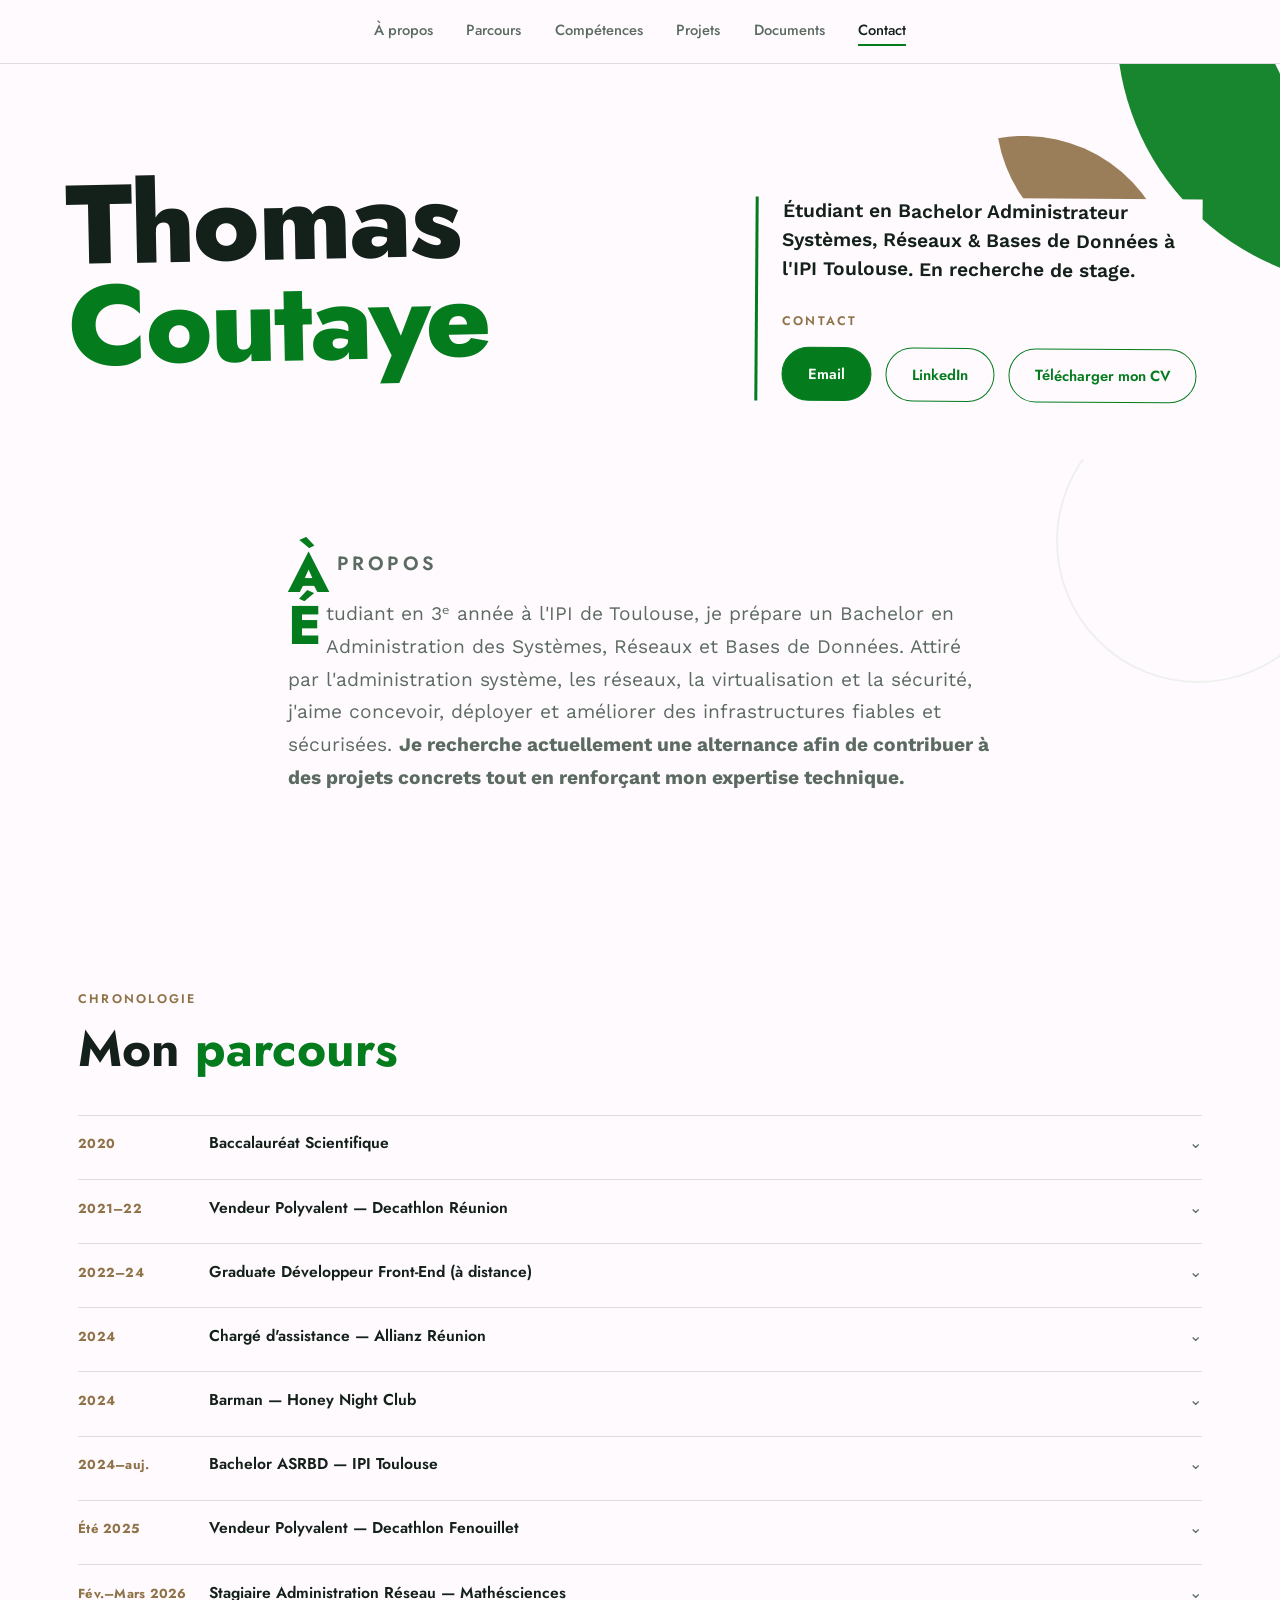
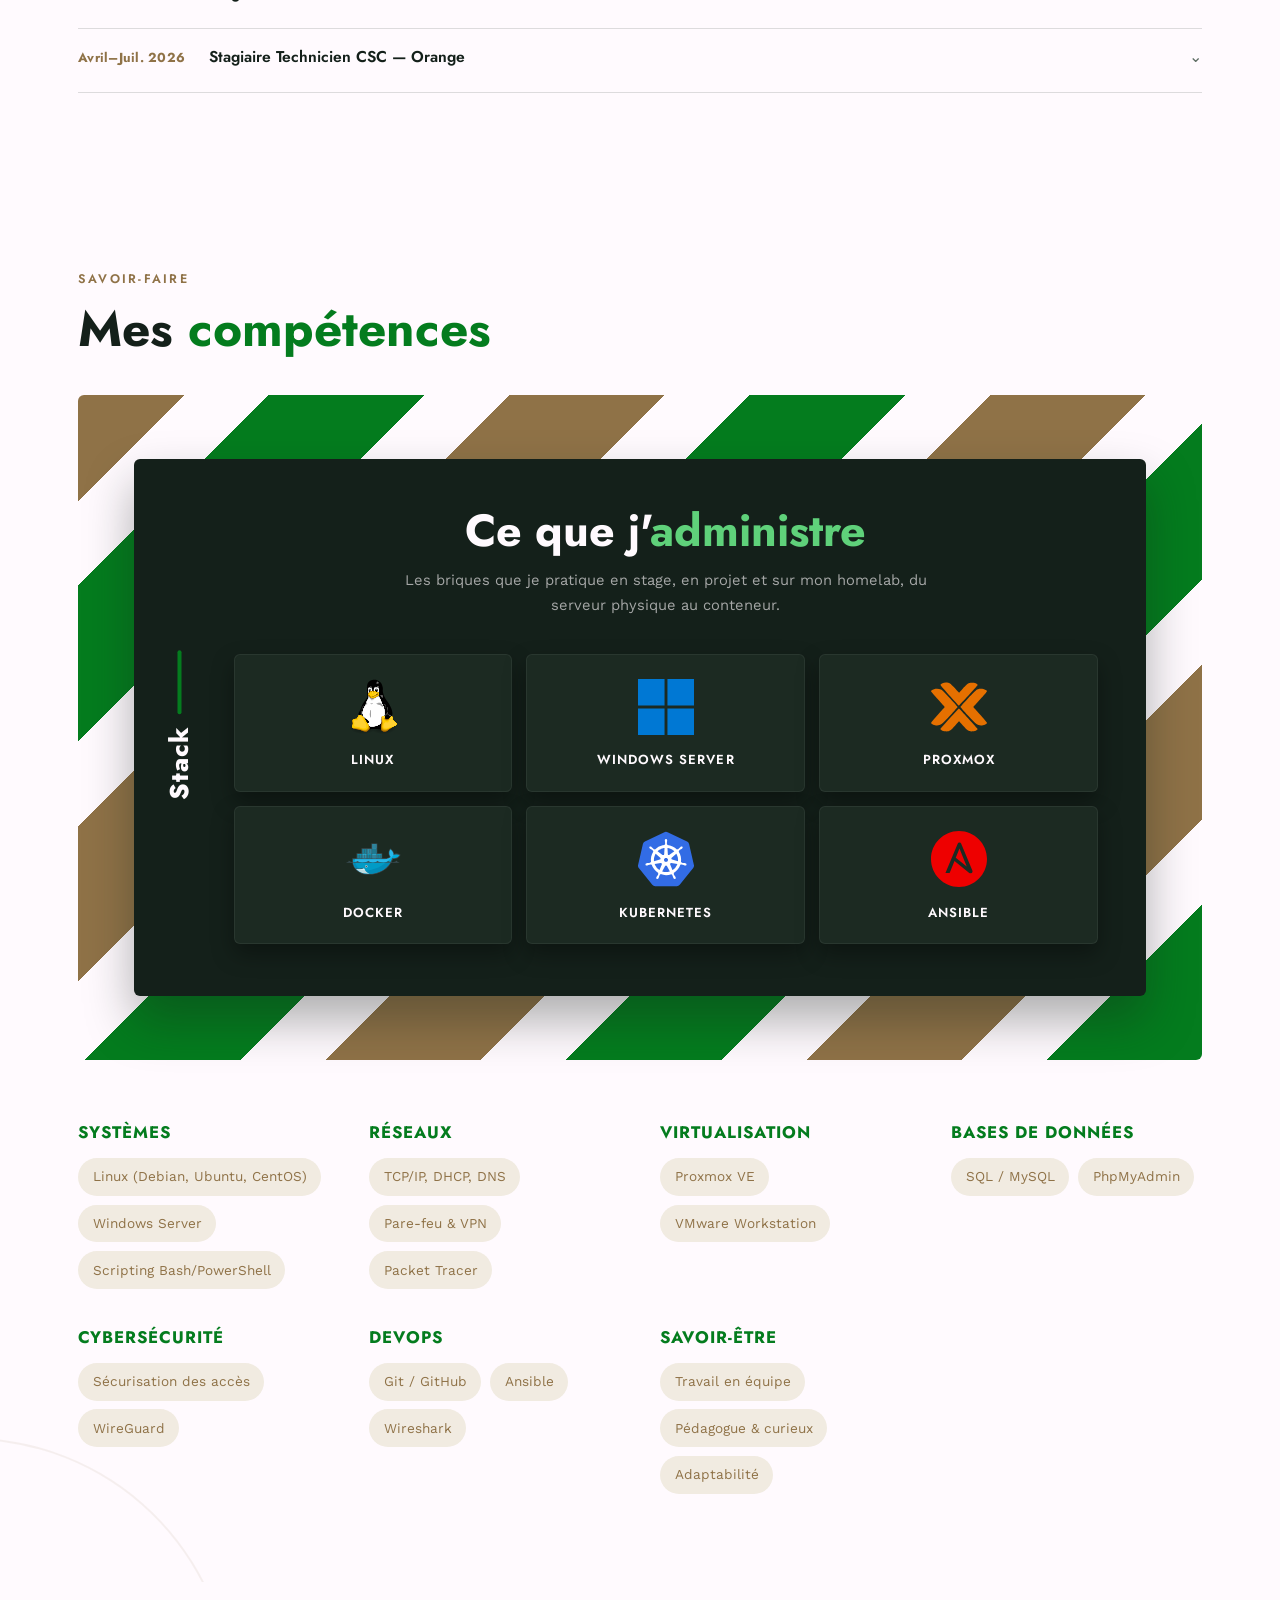
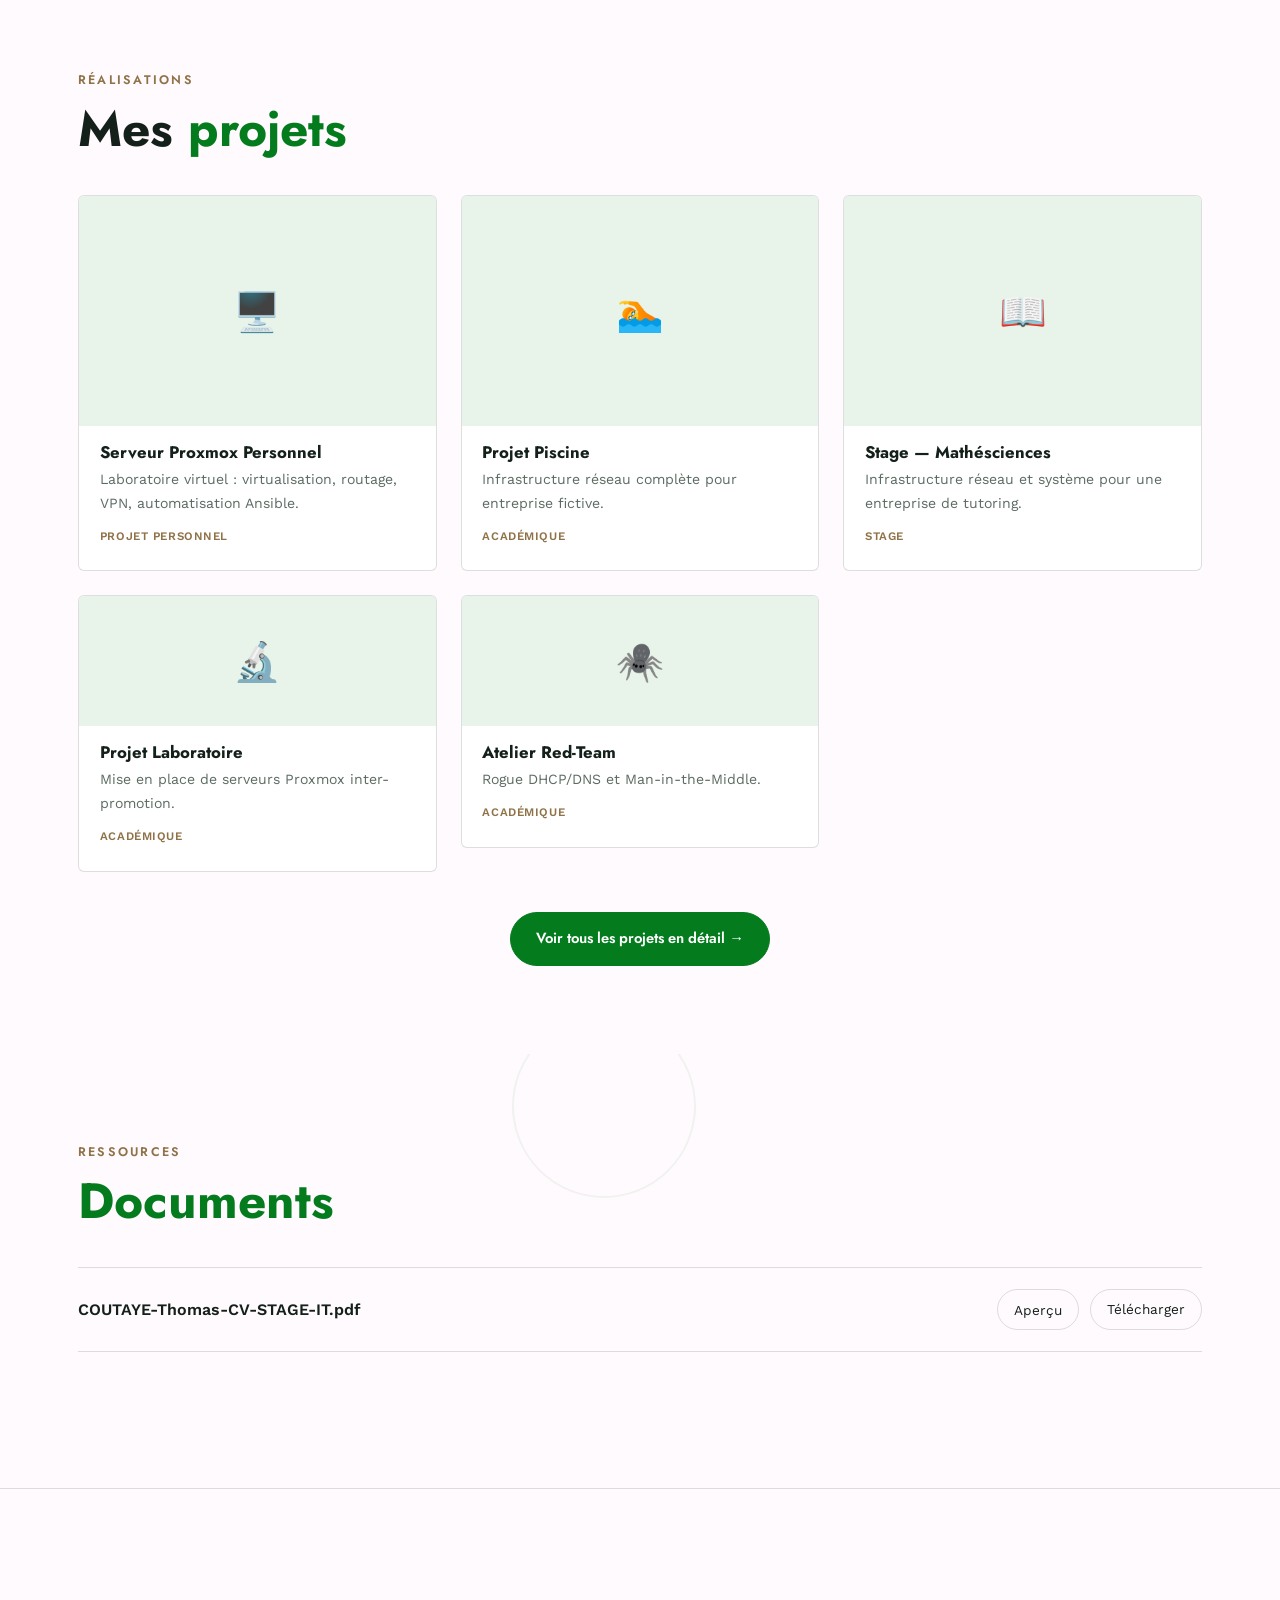
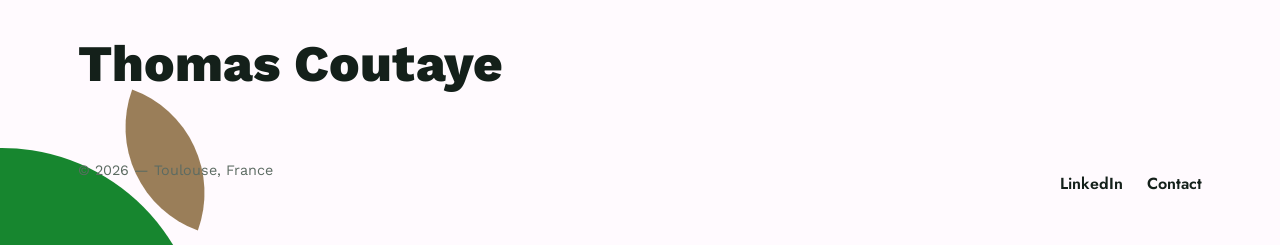
<file: index.html>
<!DOCTYPE html>
<html lang="fr">
<head>
<meta charset="UTF-8">
<meta name="viewport" content="width=device-width, initial-scale=1.0">
<meta name="description" content="Thomas Coutaye — Administrateur Systèmes & Réseaux en recherche de stage IT. Portfolio, projets et compétences.">
<title>Thomas Coutaye — Portfolio</title>
<link rel="stylesheet" href="style.css">
</head>
<body>

<header class="nav">
  <div class="wrap nav-inner">
    <button class="burger" id="burger" aria-label="Ouvrir le menu">≡</button>
    <nav class="links" id="nav-links">
      <a href="#about">À propos</a>
      <a href="#parcours">Parcours</a>
      <a href="#skills">Compétences</a>
      <a href="#projects">Projets</a>
      <a href="#documents">Documents</a>
      <a href="#hero">Contact</a>
    </nav>
  </div>
</header>

<section id="hero" class="hero">
  <span class="blob blob-leaf blob-green" aria-hidden="true"></span>
  <span class="blob blob-leaf blob-brown" aria-hidden="true"></span>
  <div class="wrap hero-grid">
    <h1 class="hero-title">Thomas<span class="line2">Coutaye</span></h1>
    <div class="hero-side">
      <p class="hero-subtitle">Étudiant en Bachelor Administrateur Systèmes, Réseaux & Bases de Données à l'IPI Toulouse. En recherche de stage.</p>
      <div class="hero-contact-inline">
        <p class="eyebrow">Contact</p>
        <div class="hero-actions">
          <a href="mailto:votre@email.com" class="btn btn-solid">Email</a>
          <a href="https://www.linkedin.com/in/thomas-coutaye-84a8301b1/" target="_blank" rel="noopener noreferrer" class="btn">LinkedIn</a>
          <a href="COUTAYE-Thomas-CV-STAGE-IT.pdf" download class="btn">Télécharger mon CV</a>
        </div>
      </div>
    </div>
  </div>
</section>

<section id="about" class="reveal">
  <div class="wrap about-inner">
    <p class="eyebrow">À propos</p>
    <p>Étudiant en 3ᵉ année à l'IPI de Toulouse, je prépare un Bachelor en Administration des Systèmes, Réseaux et Bases de Données. Attiré par l'administration système, les réseaux, la virtualisation et la sécurité, j'aime concevoir, déployer et améliorer des infrastructures fiables et sécurisées.
      <strong>Je recherche actuellement une <b>alternance</b> afin de contribuer à des projets concrets tout en renforçant mon expertise technique.</strong>
    </p>
  </div>
</section>

<section id="parcours" class="reveal">
  <div class="wrap">
    <p class="eyebrow">Chronologie</p>
    <h2 class="section-title">Mon <em>parcours</em></h2>

    <div class="parcours-list">

      <button type="button" class="parcours-row" aria-expanded="false">
        <span class="parcours-row-head">
          <span class="parcours-row-year">2020</span>
          <span class="parcours-row-title">Baccalauréat Scientifique</span>
          <span class="parcours-row-chevron" aria-hidden="true">⌄</span>
        </span>
        <span class="parcours-row-details">
          <span>Mention Assez Bien, Mention Européenne Anglais.</span>
        </span>
      </button>

      <button type="button" class="parcours-row" aria-expanded="false">
        <span class="parcours-row-head">
          <span class="parcours-row-year">2021–22</span>
          <span class="parcours-row-title">Vendeur Polyvalent — Decathlon Réunion</span>
          <span class="parcours-row-chevron" aria-hidden="true">⌄</span>
        </span>
        <span class="parcours-row-details">
          <ul>
            <li>Accueillir, conseiller et orienter les clients en fonction de leurs besoins</li>
            <li>Assurer la mise en rayon, le réassort et l'attractivité des espaces de vente</li>
            <li>Veiller à la bonne tenue du magasin</li>
            <li>Contribuer à l'animation du rayon et à la mise en place d'opérations commerciales</li>
          </ul>
        </span>
      </button>

      <button type="button" class="parcours-row" aria-expanded="false">
        <span class="parcours-row-head">
          <span class="parcours-row-year">2022–24</span>
          <span class="parcours-row-title">Graduate Développeur Front-End (à distance)</span>
          <span class="parcours-row-chevron" aria-hidden="true">⌄</span>
        </span>
        <span class="parcours-row-details">
          <span>Formation non finalisée — bases en développement web moderne.</span>
        </span>
      </button>

      <button type="button" class="parcours-row" aria-expanded="false">
        <span class="parcours-row-head">
          <span class="parcours-row-year">2024</span>
          <span class="parcours-row-title">Chargé d'assistance — Allianz Réunion</span>
          <span class="parcours-row-chevron" aria-hidden="true">⌄</span>
        </span>
        <span class="parcours-row-details">
          <ul>
            <li>Informer et conseiller les clients sur leurs garanties, leurs droits et les procédures à suivre</li>
            <li>Communication claire et empathique avec les clients</li>
            <li>Organisation et prise de notes des appels reçus</li>
            <li>Maîtrise des logiciels fournis</li>
          </ul>
        </span>
      </button>

      <button type="button" class="parcours-row" aria-expanded="false">
        <span class="parcours-row-head">
          <span class="parcours-row-year">2024</span>
          <span class="parcours-row-title">Barman — Honey Night Club</span>
          <span class="parcours-row-chevron" aria-hidden="true">⌄</span>
        </span>
        <span class="parcours-row-details">
          <ul>
            <li>Préparation et service des boissons</li>
            <li>Gestion de la caisse et des paiements</li>
            <li>Entretien de la propreté du bar</li>
            <li>Gestion du stock et approvisionnement du bar</li>
            <li>Animation de l'ambiance du bar et fidélisation de la clientèle grâce à un excellent relationnel</li>
          </ul>
        </span>
      </button>

      <button type="button" class="parcours-row" aria-expanded="false">
        <span class="parcours-row-head">
          <span class="parcours-row-year">2024–auj.</span>
          <span class="parcours-row-title">Bachelor ASRBD — IPI Toulouse</span>
          <span class="parcours-row-chevron" aria-hidden="true">⌄</span>
        </span>
        <span class="parcours-row-details">
          <span>Rentrée en 3ᵉ année : Sep 2026</span>
        </span>
      </button>

      <button type="button" class="parcours-row" aria-expanded="false">
        <span class="parcours-row-head">
          <span class="parcours-row-year">Été 2025</span>
          <span class="parcours-row-title">Vendeur Polyvalent — Decathlon Fenouillet</span>
          <span class="parcours-row-chevron" aria-hidden="true">⌄</span>
        </span>
        <span class="parcours-row-details">
          <ul>
            <li>Accueillir, conseiller et orienter les clients en fonction de leurs besoins</li>
            <li>Assurer la mise en rayon, le réassort et l'attractivité des espaces de vente</li>
            <li>Veiller à la bonne tenue du magasin</li>
            <li>Contribuer à l'animation du rayon et à la mise en place d'opérations commerciales</li>
          </ul>
        </span>
      </button>

      <button type="button" class="parcours-row" aria-expanded="false">
        <span class="parcours-row-head">
          <span class="parcours-row-year">Fév.–Mars 2026</span>
          <span class="parcours-row-title">Stagiaire Administration Réseau — Mathésciences</span>
          <span class="parcours-row-chevron" aria-hidden="true">⌄</span>
        </span>
        <span class="parcours-row-details">
          <ul>
            <li>Déploiement et sécurisation de l'infrastructure réseau : VPN, pare-feu et supervision</li>
            <li>Pilotage de la migration applicative de plusieurs services vers un hyperviseur</li>
            <li>Installation de solutions collaboratives (Nextcloud)</li>
            <li>Gestion du parc hardware et rédaction de documentation technique</li>
          </ul>
        </span>
      </button>

      <button type="button" class="parcours-row" aria-expanded="false">
        <span class="parcours-row-head">
          <span class="parcours-row-year">Avril–Juil. 2026</span>
          <span class="parcours-row-title">Stagiaire Technicien CSC — Orange</span>
          <span class="parcours-row-chevron" aria-hidden="true">⌄</span>
        </span>
        <span class="parcours-row-details">
          <ul>
            <li>Suivi rigoureux des tickets d'incidents télécom</li>
            <li>Diagnostic des incidents clients en back office et coordination des interventions</li>
            <li>Relation de confiance avec les clients et partenaires</li>
          </ul>
        </span>
      </button>

    </div>
  </div>
</section>


<section id="skills" class="reveal">
  <div class="wrap">
    <p class="eyebrow">Savoir-faire</p>
    <h2 class="section-title">Mes <em>compétences</em></h2>

    <!-- ===== Stack principale (panneau logos) ===== -->
    <div class="stack-stage">
      <div class="stack-panel">
        <p class="stack-side" aria-hidden="true">Stack</p>
        <div class="stack-content">
          <h3 class="stack-title">Ce que j'<em>administre</em></h3>
          <p class="stack-intro">Les briques que je pratique en stage, en projet et sur mon homelab, du serveur physique au conteneur.</p>
          <ul class="stack-grid">
            <li class="stack-tile"><img src="assets/icons/linux.svg" alt="" width="56" height="56" loading="lazy"><span>Linux</span></li>
            <li class="stack-tile"><img src="assets/icons/windows-server.svg" alt="" width="56" height="56" loading="lazy"><span>Windows Server</span></li>
            <li class="stack-tile"><img src="assets/icons/proxmox.svg" alt="" width="56" height="56" loading="lazy"><span>Proxmox</span></li>
            <li class="stack-tile"><img src="assets/icons/docker.svg" alt="" width="56" height="56" loading="lazy"><span>Docker</span></li>
            <li class="stack-tile"><img src="assets/icons/kubernetes.svg" alt="" width="56" height="56" loading="lazy"><span>Kubernetes</span></li>
            <li class="stack-tile"><img src="assets/icons/ansible.svg" alt="" width="56" height="56" loading="lazy"><span>Ansible</span></li>
          </ul>
        </div>
      </div>
    </div>

    <div class="skills-groups">
      <div class="skill-group">
        <h4>Systèmes</h4>
        <div class="chip-row">
          <span class="chip">Linux (Debian, Ubuntu, CentOS)</span>
          <span class="chip">Windows Server</span>
          <span class="chip">Scripting Bash/PowerShell</span>
        </div>
      </div>
      <div class="skill-group">
        <h4>Réseaux</h4>
        <div class="chip-row">
          <span class="chip">TCP/IP, DHCP, DNS</span>
          <span class="chip">Pare-feu & VPN</span>
          <span class="chip">Packet Tracer</span>
        </div>
      </div>
      <div class="skill-group">
        <h4>Virtualisation</h4>
        <div class="chip-row">
          <span class="chip">Proxmox VE</span>
          <span class="chip">VMware Workstation</span>
        </div>
      </div>
      <div class="skill-group">
        <h4>Bases de données</h4>
        <div class="chip-row">
          <span class="chip">SQL / MySQL</span>
          <span class="chip">PhpMyAdmin</span>
        </div>
      </div>
      <div class="skill-group">
        <h4>Cybersécurité</h4>
        <div class="chip-row">
          <span class="chip">Sécurisation des accès</span>
          <span class="chip">WireGuard</span>
        </div>
      </div>
      <div class="skill-group">
        <h4>DevOps</h4>
        <div class="chip-row">
          <span class="chip">Git / GitHub</span>
          <span class="chip">Ansible</span>
          <span class="chip">Wireshark</span>
        </div>
      </div>
      <div class="skill-group">
        <h4>Savoir-être</h4>
        <div class="chip-row">
          <span class="chip">Travail en équipe</span>
          <span class="chip">Pédagogue & curieux</span>
          <span class="chip">Adaptabilité</span>
        </div>
      </div>
    </div>
  </div>
</section>

<section id="projects" class="reveal">
  <div class="wrap">
    <p class="eyebrow">Réalisations</p>
    <h2 class="section-title">Mes <em>projets</em></h2>
    <div class="masonry">
      <a href="projects.html#proxmox" class="masonry-card tall">
        <div class="masonry-media">🖥️</div>
        <div class="masonry-body">
          <h4>Serveur Proxmox Personnel</h4>
          <p>Laboratoire virtuel : virtualisation, routage, VPN, automatisation Ansible.</p>
          <span class="masonry-tag">Projet personnel</span>
        </div>
      </a>
      <a href="projects.html#labo" class="masonry-card short">
        <div class="masonry-media">🔬</div>
        <div class="masonry-body">
          <h4>Projet Laboratoire</h4>
          <p>Mise en place de serveurs Proxmox inter-promotion.</p>
          <span class="masonry-tag">Académique</span>
        </div>
      </a>
      <a href="projects.html#piscine" class="masonry-card tall">
        <div class="masonry-media">🏊</div>
        <div class="masonry-body">
          <h4>Projet Piscine</h4>
          <p>Infrastructure réseau complète pour entreprise fictive.</p>
          <span class="masonry-tag">Académique</span>
        </div>
      </a>
      <a href="projects.html#redteam" class="masonry-card short">
        <div class="masonry-media">🕷️</div>
        <div class="masonry-body">
          <h4>Atelier Red-Team</h4>
          <p>Rogue DHCP/DNS et Man-in-the-Middle.</p>
          <span class="masonry-tag">Académique</span>
        </div>
      </a>
      <a href="projects.html#ms" class="masonry-card tall">
        <div class="masonry-media">📖</div>
        <div class="masonry-body">
          <h4>Stage — Mathésciences</h4>
          <p>Infrastructure réseau et système pour une entreprise de tutoring.</p>
          <span class="masonry-tag">Stage</span>
        </div>
      </a>
    </div>
    <div class="view-all">
      <a href="projects.html" class="btn btn-solid">Voir tous les projets en détail →</a>
    </div>
  </div>
</section>

<section id="documents" class="reveal">
  <div class="wrap">
    <p class="eyebrow">Ressources</p>
    <h2 class="section-title"><em>Documents</em></h2>
    <div class="doc-list">
      <div class="doc-row">
        <span class="doc-name">COUTAYE-Thomas-CV-STAGE-IT.pdf</span>
        <div class="doc-actions">
          <button data-pdf="COUTAYE-Thomas-CV-STAGE-IT.pdf">Aperçu</button>
          <a href="COUTAYE-Thomas-CV-STAGE-IT.pdf" download>Télécharger</a>
        </div>
      </div>
    </div>
  </div>
</section>

<footer>
  <span class="blob blob-leaf blob-green" aria-hidden="true"></span>
  <span class="blob blob-leaf blob-brown" aria-hidden="true"></span>
  <div class="wrap footer-inner">
    <div>
      <p class="footer-name">Thomas Coutaye</p>
      <p class="footer-meta">© 2026 — Toulouse, France</p>
    </div>
    <ul class="footer-links">
      <li><a href="https://www.linkedin.com/in/thomas-coutaye-84a8301b1/" target="_blank" rel="noopener noreferrer">LinkedIn</a></li>
      <li><a href="#hero">Contact</a></li>
    </ul>
  </div>
</footer>

<!-- PDF Viewer Modal -->
<div id="pdf-modal" class="modal" role="dialog" aria-modal="true" style="display:none; position:fixed; inset:0; z-index:2000; background:rgba(20,32,26,0.7); align-items:center; justify-content:center; padding:1.5rem;">
  <div style="background:#fff; border-radius:8px; max-width:900px; width:100%; max-height:85vh; overflow:hidden; position:relative; padding:1.5rem;">
    <button id="pdf-close" aria-label="Fermer" style="position:absolute; top:0.8rem; right:1rem; background:none; border:none; font-size:1.6rem; cursor:pointer; color:var(--ink-dim);">&times;</button>
    <h3 id="pdf-title" style="font-family:var(--font-display); margin-bottom:1rem;">Document</h3>
    <iframe id="pdf-viewer" src="" title="Aperçu du document" style="width:100%; height:65vh; border:1px solid var(--border); border-radius:6px;"></iframe>
  </div>
</div>

<script src="script.js"></script>
</body>
</html>
</file>
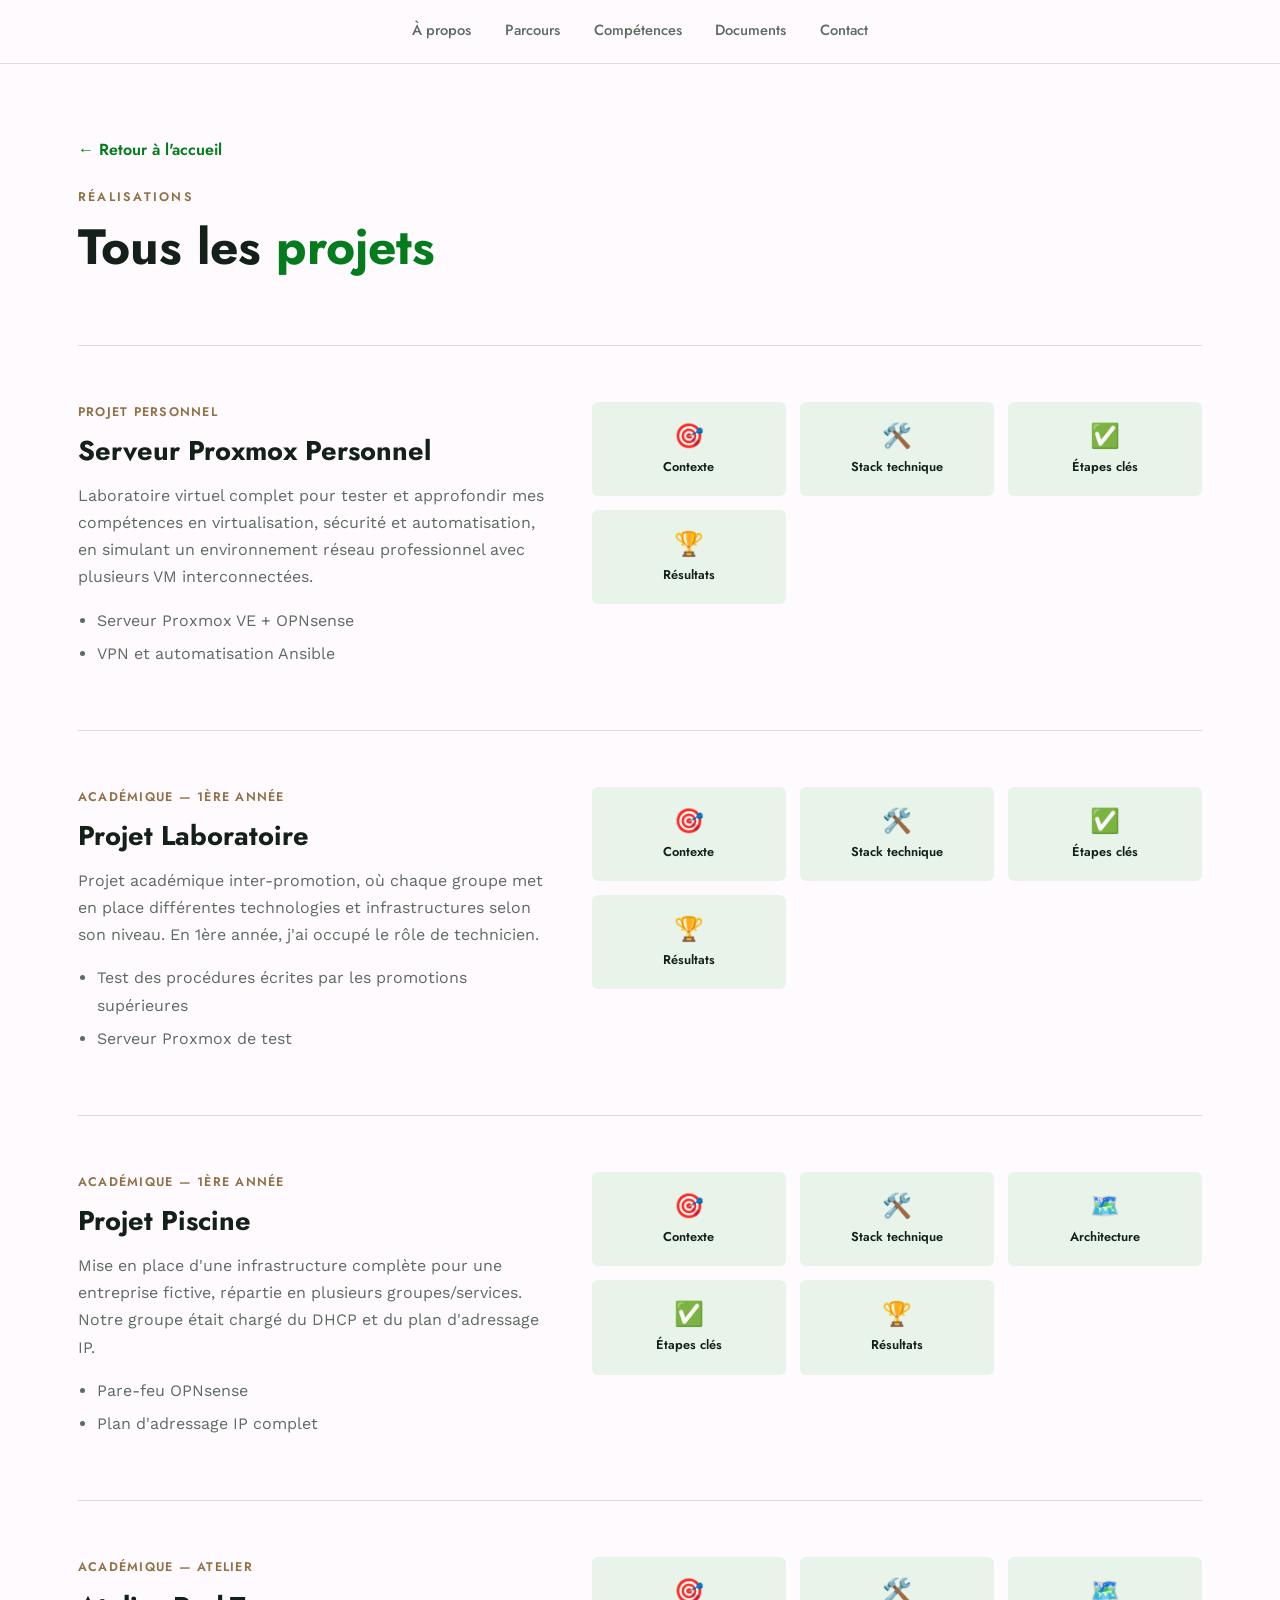
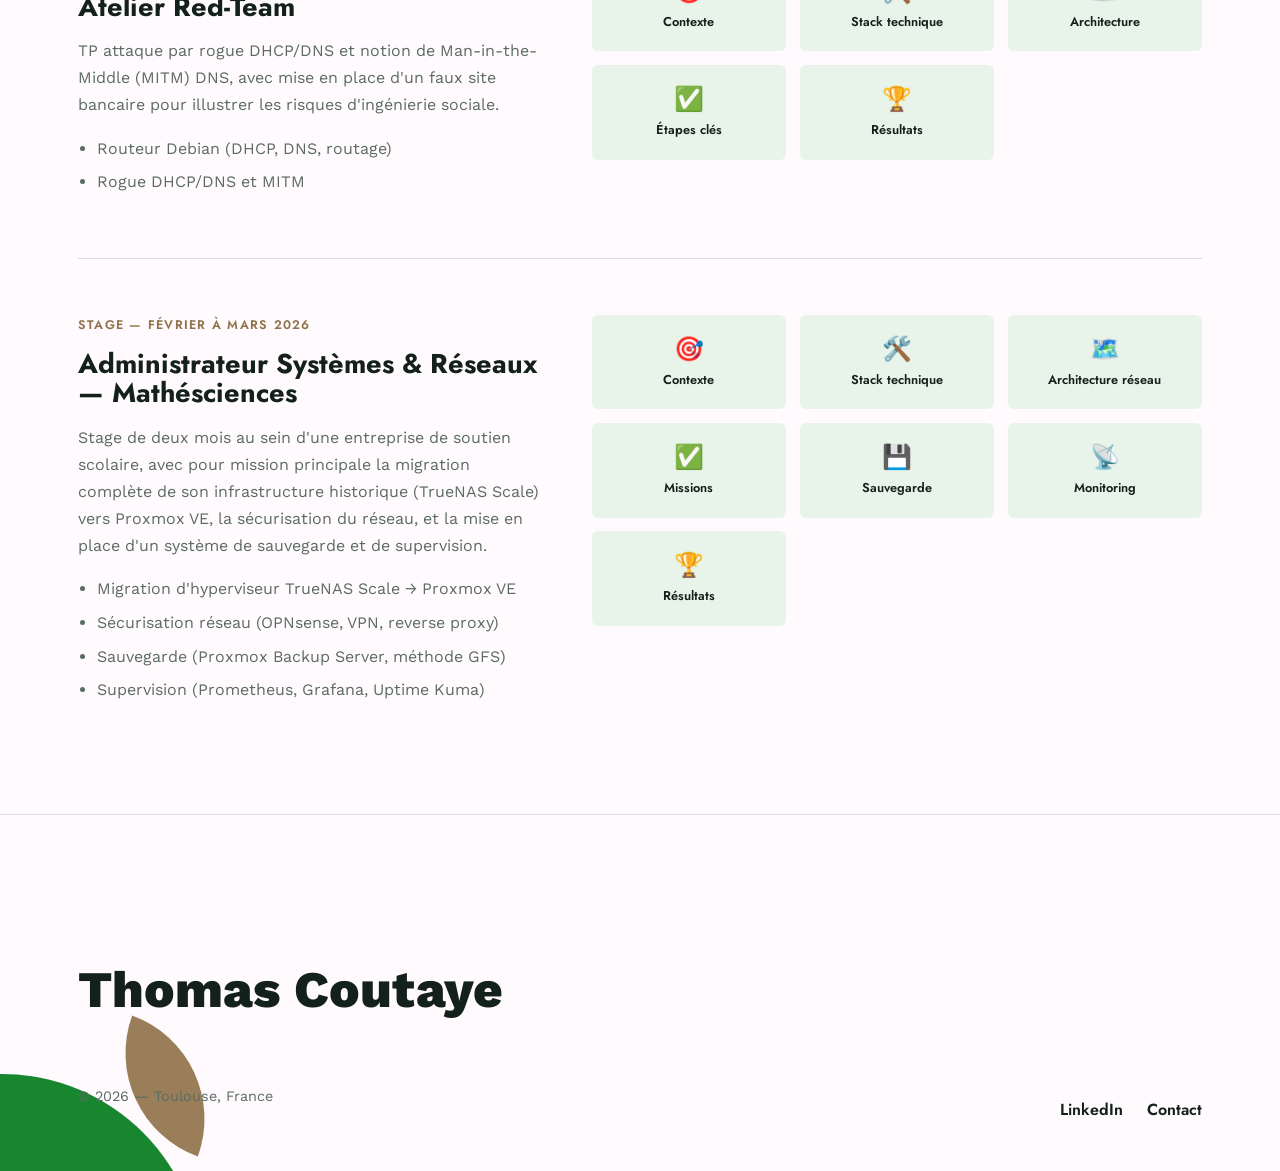
<file: projects.html>
<!DOCTYPE html>
<html lang="fr">
<head>
<meta charset="UTF-8">
<meta name="viewport" content="width=device-width, initial-scale=1.0">
<meta name="description" content="Détail des projets de Thomas Coutaye — infrastructure, réseaux, virtualisation et cybersécurité.">
<title>Projets — Thomas Coutaye</title>
<link rel="stylesheet" href="style.css">
</head>
<body>

<header class="nav">
  <div class="wrap nav-inner">
    <button class="burger" id="burger" aria-label="Ouvrir le menu">≡</button>
    <nav class="links" id="nav-links">
      <a href="index.html#about">À propos</a>
      <a href="index.html#parcours">Parcours</a>
      <a href="index.html#skills">Compétences</a>
      <a href="index.html#documents">Documents</a>
      <a href="index.html#contact">Contact</a>
    </nav>
  </div>
</header>

<section class="projects-detail-header">
  <div class="wrap">
    <a href="index.html" class="back-link">← Retour à l'accueil</a>
    <p class="eyebrow">Réalisations</p>
    <h1 class="section-title">Tous les <em>projets</em></h1>
  </div>
</section>

<div class="wrap">

  <!-- ============================================
       PROJET 1 — Serveur Proxmox Personnel
       ============================================ -->
  <article id="proxmox" class="project-block">
    <div class="project-block-grid">
      <div class="project-block-info">
        <span class="cat">Projet personnel</span>
        <h3>Serveur Proxmox Personnel</h3>
        <p>Laboratoire virtuel complet pour tester et approfondir mes compétences en virtualisation, sécurité et automatisation, en simulant un environnement réseau professionnel avec plusieurs VM interconnectées.</p>
        <ul>
          <li>Serveur Proxmox VE + OPNsense</li>
          <li>VPN et automatisation Ansible</li>
        </ul>
      </div>
      <div class="project-modals">
        <button class="modal-card" data-target="proxmox-contexte">
          <span class="modal-icon">🎯</span><span class="modal-label">Contexte</span>
        </button>
        <button class="modal-card" data-target="proxmox-stack">
          <span class="modal-icon">🛠️</span><span class="modal-label">Stack technique</span>
        </button>
        <button class="modal-card" data-target="proxmox-etapes">
          <span class="modal-icon">✅</span><span class="modal-label">Étapes clés</span>
        </button>
        <button class="modal-card" data-target="proxmox-resultats">
          <span class="modal-icon">🏆</span><span class="modal-label">Résultats</span>
        </button>
      </div>
    </div>

    <template id="proxmox-contexte">
      <span class="project-modal-cat">Contexte</span>
      <h4>Pourquoi ce projet</h4>
      <p>Envie de disposer d'un environnement à moi pour expérimenter librement, sans dépendre d'une infrastructure académique. L'objectif était de reproduire les conditions d'un vrai réseau d'entreprise à petite échelle : routage, pare-feu, VPN et automatisation.</p>
    </template>
    <template id="proxmox-stack">
      <span class="project-modal-cat">Stack technique</span>
      <h4>Outils utilisés</h4>
      <ul>
        <li>Proxmox VE (hyperviseur)</li>
        <li>OPNsense (routeur / pare-feu)</li>
        <li>VPN pour accès distant sécurisé</li>
        <li>Ansible (automatisation)</li>
      </ul>
    </template>
    <template id="proxmox-etapes">
      <span class="project-modal-cat">Étapes clés</span>
      <h4>Déroulé du projet</h4>
      <ul>
        <li>Installation et configuration du serveur Proxmox VE</li>
        <li>Déploiement et administration d'OPNsense</li>
        <li>Mise en place du VPN pour l'accès distant</li>
        <li>Écriture de playbooks Ansible pour automatiser le déploiement</li>
        <li>Gestion du DHCP et des réservations IP</li>
      </ul>
    </template>
    <template id="proxmox-resultats">
      <span class="project-modal-cat">Résultats</span>
      <h4>Compétences acquises</h4>
      <p>Autonomie complète sur l'administration d'un hyperviseur, la configuration d'un pare-feu et l'automatisation de tâches réseau récurrentes.</p>
    </template>
  </article>

  <!-- ============================================
       PROJET 2 — Projet Laboratoire
       ============================================ -->
  <article id="labo" class="project-block">
    <div class="project-block-grid">
      <div class="project-block-info">
        <span class="cat">Académique — 1ère année</span>
        <h3>Projet Laboratoire</h3>
        <p>Projet académique inter-promotion, où chaque groupe met en place différentes technologies et infrastructures selon son niveau. En 1ère année, j'ai occupé le rôle de technicien.</p>
        <ul>
          <li>Test des procédures écrites par les promotions supérieures</li>
          <li>Serveur Proxmox de test</li>
        </ul>
      </div>
      <div class="project-modals">
        <button class="modal-card" data-target="labo-contexte">
          <span class="modal-icon">🎯</span><span class="modal-label">Contexte</span>
        </button>
        <button class="modal-card" data-target="labo-stack">
          <span class="modal-icon">🛠️</span><span class="modal-label">Stack technique</span>
        </button>
        <button class="modal-card" data-target="labo-etapes">
          <span class="modal-icon">✅</span><span class="modal-label">Étapes clés</span>
        </button>
        <button class="modal-card" data-target="labo-resultats">
          <span class="modal-icon">🏆</span><span class="modal-label">Résultats</span>
        </button>
      </div>
    </div>

    <template id="labo-contexte">
      <span class="project-modal-cat">Contexte</span>
      <h4>Un projet à plusieurs niveaux</h4>
      <p>Ce projet inter-promotion répartit les rôles selon l'année d'étude : les promotions supérieures rédigent les procédures, les premières années les testent et posent les fondations techniques.</p>
    </template>
    <template id="labo-stack">
      <span class="project-modal-cat">Stack technique</span>
      <h4>Outils utilisés</h4>
      <ul>
        <li>Proxmox VE</li>
        <li>Virtualisation imbriquée (nested virtualization)</li>
      </ul>
    </template>
    <template id="labo-etapes">
      <span class="project-modal-cat">Étapes clés</span>
      <h4>Déroulé du projet</h4>
      <ul>
        <li>Test et validation des procédures écrites par les promotions supérieures</li>
        <li>Mise en place d'un serveur Proxmox de test</li>
        <li>Création et configuration de machines virtuelles</li>
        <li>Tests de virtualisation imbriquée</li>
        <li>Documentation des résultats et problèmes rencontrés</li>
      </ul>
    </template>
    <template id="labo-resultats">
      <span class="project-modal-cat">Résultats</span>
      <h4>Compétences acquises</h4>
      <p>Rigueur dans le test et la validation de procédures techniques, premiers pas dans l'administration d'un hyperviseur, et sens de la documentation.</p>
    </template>
  </article>

  <!-- ============================================
       PROJET 3 — Projet Piscine
       ============================================ -->
  <article id="piscine" class="project-block">
    <div class="project-block-grid">
      <div class="project-block-info">
        <span class="cat">Académique — 1ère année</span>
        <h3>Projet Piscine</h3>
        <p>Mise en place d'une infrastructure complète pour une entreprise fictive, répartie en plusieurs groupes/services. Notre groupe était chargé du DHCP et du plan d'adressage IP.</p>
        <ul>
          <li>Pare-feu OPNsense</li>
          <li>Plan d'adressage IP complet</li>
        </ul>
      </div>
      <div class="project-modals">
        <button class="modal-card" data-target="piscine-contexte">
          <span class="modal-icon">🎯</span><span class="modal-label">Contexte</span>
        </button>
        <button class="modal-card" data-target="piscine-stack">
          <span class="modal-icon">🛠️</span><span class="modal-label">Stack technique</span>
        </button>
        <button class="modal-card" data-target="piscine-architecture">
          <span class="modal-icon">🗺️</span><span class="modal-label">Architecture</span>
        </button>
        <button class="modal-card" data-target="piscine-etapes">
          <span class="modal-icon">✅</span><span class="modal-label">Étapes clés</span>
        </button>
        <button class="modal-card" data-target="piscine-resultats">
          <span class="modal-icon">🏆</span><span class="modal-label">Résultats</span>
        </button>
      </div>
    </div>

    <template id="piscine-contexte">
      <span class="project-modal-cat">Contexte</span>
      <h4>Une entreprise fictive à monter de A à Z</h4>
      <p>La promotion était répartie en plusieurs groupes, chacun attribué à un service différent (DHCP, DNS, sécurité...). Notre groupe a poussé le projet plus loin en installant un OPNsense complet pour gérer DHCP, réservations et pare-feu.</p>
    </template>
    <template id="piscine-stack">
      <span class="project-modal-cat">Stack technique</span>
      <h4>Outils utilisés</h4>
      <ul>
        <li>OPNsense (pare-feu)</li>
        <li>Serveur DHCP multi-zones</li>
      </ul>
    </template>
    <template id="piscine-architecture">
      <span class="project-modal-cat">Architecture</span>
      <h4>Plan d'adressage IP</h4>
      <p>Conception d'un plan d'adressage pour l'ensemble de l'infrastructure, avec segmentation réseau par service et règles de pare-feu dédiées à chaque sous-réseau.</p>
    </template>
    <template id="piscine-etapes">
      <span class="project-modal-cat">Étapes clés</span>
      <h4>Déroulé du projet</h4>
      <ul>
        <li>Installation et configuration du pare-feu OPNsense</li>
        <li>Conception du plan d'adressage IP</li>
        <li>Configuration du serveur DHCP avec zones multiples</li>
        <li>Configuration des règles de pare-feu par sous-réseau</li>
        <li>Segmentation réseau selon les besoins de l'entreprise</li>
      </ul>
    </template>
    <template id="piscine-resultats">
      <span class="project-modal-cat">Résultats</span>
      <h4>Compétences acquises</h4>
      <p>Conception d'un plan d'adressage cohérent à l'échelle d'une infrastructure, et administration d'un pare-feu en environnement multi-services.</p>
    </template>
  </article>

  <!-- ============================================
       PROJET 4 — Atelier Red-Team
       ============================================ -->
  <article id="redteam" class="project-block">
    <div class="project-block-grid">
      <div class="project-block-info">
        <span class="cat">Académique — Atelier</span>
        <h3>Atelier Red-Team</h3>
        <p>TP attaque par rogue DHCP/DNS et notion de Man-in-the-Middle (MITM) DNS, avec mise en place d'un faux site bancaire pour illustrer les risques d'ingénierie sociale.</p>
        <ul>
          <li>Routeur Debian (DHCP, DNS, routage)</li>
          <li>Rogue DHCP/DNS et MITM</li>
        </ul>
      </div>
      <div class="project-modals">
        <button class="modal-card" data-target="redteam-contexte">
          <span class="modal-icon">🎯</span><span class="modal-label">Contexte</span>
        </button>
        <button class="modal-card" data-target="redteam-stack">
          <span class="modal-icon">🛠️</span><span class="modal-label">Stack technique</span>
        </button>
        <button class="modal-card" data-target="redteam-architecture">
          <span class="modal-icon">🗺️</span><span class="modal-label">Architecture</span>
        </button>
        <button class="modal-card" data-target="redteam-etapes">
          <span class="modal-icon">✅</span><span class="modal-label">Étapes clés</span>
        </button>
        <button class="modal-card" data-target="redteam-resultats">
          <span class="modal-icon">🏆</span><span class="modal-label">Résultats</span>
        </button>
      </div>
    </div>

    <template id="redteam-contexte">
      <span class="project-modal-cat">Contexte</span>
      <h4>Comprendre l'attaque pour mieux s'en défendre</h4>
      <p>Atelier pédagogique visant à observer concrètement une attaque par rogue DHCP/DNS et un Man-in-the-Middle DNS, pour comprendre les mécanismes d'attaque et les contre-mesures associées.</p>
    </template>
    <template id="redteam-stack">
      <span class="project-modal-cat">Stack technique</span>
      <h4>Outils utilisés</h4>
      <ul>
        <li>Routeur Debian (DHCP, DNS, routage)</li>
        <li>VMware Workstation</li>
        <li>Apache (faux site bancaire)</li>
      </ul>
    </template>
    <template id="redteam-architecture">
      <span class="project-modal-cat">Architecture</span>
      <h4>Topologie réseau</h4>
      <p>Deux VMnet distinctes sous VMware Workstation : une VMnet isolée pour la machine malveillante, et une VMnet8 en NAT pour observer les échanges avec la machine cible.</p>
    </template>
    <template id="redteam-etapes">
      <span class="project-modal-cat">Étapes clés</span>
      <h4>Déroulé de l'atelier</h4>
      <ul>
        <li>Déploiement et configuration du routeur Debian légitime</li>
        <li>Conception des VMnet (isolée ↔ VMnet8 NAT)</li>
        <li>Installation d'un faux routeur DHCP/DNS sur la machine malveillante</li>
        <li>Création d'un faux site bancaire avec Apache</li>
        <li>Observation de la communication, de l'attaque et des contre-mesures</li>
      </ul>
    </template>
    <template id="redteam-resultats">
      <span class="project-modal-cat">Résultats</span>
      <h4>Compétences acquises</h4>
      <p>Compréhension concrète des attaques MITM et rogue DHCP/DNS, et sensibilisation aux risques d'ingénierie sociale côté utilisateur final.</p>
    </template>
  </article>

  <!-- ============================================
       PROJET 5 — Stage Mathésciences
       ============================================ -->
  <article id="ms" class="project-block">
    <div class="project-block-grid">
      <div class="project-block-info">
        <span class="cat">Stage — février à mars 2026</span>
        <h3>Administrateur Systèmes & Réseaux — Mathésciences</h3>
        <p>Stage de deux mois au sein d'une entreprise de soutien scolaire, avec pour mission principale la migration complète de son infrastructure historique (TrueNAS Scale) vers Proxmox VE, la sécurisation du réseau, et la mise en place d'un système de sauvegarde et de supervision.</p>
        <ul>
          <li>Migration d'hyperviseur TrueNAS Scale → Proxmox VE</li>
          <li>Sécurisation réseau (OPNsense, VPN, reverse proxy)</li>
          <li>Sauvegarde (Proxmox Backup Server, méthode GFS)</li>
          <li>Supervision (Prometheus, Grafana, Uptime Kuma)</li>
        </ul>
      </div>
      <div class="project-modals">
        <button class="modal-card" data-target="ms-contexte">
          <span class="modal-icon">🎯</span><span class="modal-label">Contexte</span>
        </button>
        <button class="modal-card" data-target="ms-stack">
          <span class="modal-icon">🛠️</span><span class="modal-label">Stack technique</span>
        </button>
        <button class="modal-card" data-target="ms-architecture">
          <span class="modal-icon">🗺️</span><span class="modal-label">Architecture réseau</span>
        </button>
        <button class="modal-card" data-target="ms-etapes">
          <span class="modal-icon">✅</span><span class="modal-label">Missions</span>
        </button>
        <button class="modal-card" data-target="ms-sauvegarde">
          <span class="modal-icon">💾</span><span class="modal-label">Sauvegarde</span>
        </button>
        <button class="modal-card" data-target="ms-monitoring">
          <span class="modal-icon">📡</span><span class="modal-label">Monitoring</span>
        </button>
        <button class="modal-card" data-target="ms-resultats">
          <span class="modal-icon">🏆</span><span class="modal-label">Résultats</span>
        </button>
      </div>
    </div>

    <template id="ms-contexte">
      <span class="project-modal-cat">Contexte</span>
      <h4>De la rencontre au projet de migration</h4>
      <p>J'ai rencontré Mathésciences lors d'un jobdating organisé par mon école. Notre échange a fait ressortir que les outils informatiques utilisés en interne — l'entreprise s'appuyait alors sur TrueNAS Scale pour faire tourner ses services — n'étaient plus les plus adaptés à son fonctionnement quotidien ni à ses projets futurs.</p>
      <p>Après avoir présenté Proxmox VE, une solution open source que j'avais déjà pratiquée en cours et à titre personnel, j'ai été recruté pour un stage de deux mois avec quatre objectifs : migrer l'infrastructure vers Proxmox, optimiser le stockage du serveur, mettre en place un système de sauvegarde robuste, et finaliser diverses tâches informatiques.</p>
      <p>La première phase a consisté en un audit complet : état des lieux des deux hyperviseurs, inventaire du parc informatique, et analyse des besoins avec mon tuteur à partir d'une roadmap de suivi. Cet audit a débouché sur un schéma réseau de l'infrastructure existante puis sur un schéma prévisionnel de la cible à atteindre.</p>
      <!-- SCHEMA: emplacement pour le schéma réseau initial / prévisionnel, anonymisé -->
    </template>

    <template id="ms-stack">
      <span class="project-modal-cat">Stack technique</span>
      <h4>Outils et technologies utilisés</h4>
      <ul>
        <li>Proxmox VE (hyperviseur cible) et Proxmox Backup Server (sauvegarde)</li>
        <li>OPNsense (pare-feu / routage inter-VLAN)</li>
        <li>Wireguard (VPN d'administration, en conteneur LXC dédié)</li>
        <li>Nginx Proxy Manager (reverse proxy, certificats Let's Encrypt automatiques)</li>
        <li>Docker Compose (déploiement de n8n, Vaultwarden)</li>
        <li>Nextcloud AIO (VM Debian dédiée)</li>
        <li>Traefik (exposition sécurisée de Vaultwarden) et MariaDB/MySQL</li>
        <li>Prometheus, Node Exporter et Grafana (métriques et visualisation)</li>
        <li>Uptime Kuma + bot Telegram (alerting de disponibilité)</li>
        <li>Scripting Bash pour l'automatisation (montage disque, déploiement Node Exporter)</li>
      </ul>
    </template>

    <template id="ms-architecture">
      <span class="project-modal-cat">Architecture réseau</span>
      <h4>Isolation et sécurisation du réseau</h4>
      <ul>
        <li>Réseau de production isolé du réseau principal via une VM OPNsense</li>
        <li>Réseau de laboratoire séparé pour tester avant mise en production</li>
        <li>Port forwarding + réservations DHCP → IP/ports réels masqués, surface d'exposition réduite</li>
        <li>VPN Wireguard dans un conteneur LXC dédié, séparé d'OPNsense pour ne pas le surcharger</li>
        <li>Reverse proxy (Nginx Proxy Manager) : un sous-domaine par service, SSL auto via Let's Encrypt</li>
        <li>Double redirection de port (box → OPNsense → conteneur) pour rendre VPN et reverse proxy accessibles</li>
      </ul>
      <!-- SCHEMA: emplacement pour le schéma réseau final (VLAN prod/labo, VPN, reverse proxy), anonymisé -->
    </template>

    <template id="ms-etapes">
      <span class="project-modal-cat">Missions</span>
      <h4>Déroulé des missions</h4>
      <ul>
        <li><strong>Stockage :</strong> disque 6 To installé à froid, script Bash (GPT + ext4), intégré à Proxmox</li>
        <li><strong>Réseau/sécurité :</strong> déploiement d'OPNsense, du VPN et du reverse proxy</li>
        <li><strong>Migration n8n :</strong> export JSON via shell du conteneur → SSH → redéploiement en LXC (Docker Compose)</li>
        <li><strong>Migration Vaultwarden :</strong> export/import du coffre JSON, nouveau conteneur (Traefik + MariaDB)</li>
        <li><strong>Migration Nextcloud :</strong> 150+ Go transférés (SFTP), VM dédiée, hardening , politique de mots de passe, customisation</li>
      </ul>
    </template>

    <template id="ms-sauvegarde">
      <span class="project-modal-cat">Sauvegarde & résilience</span>
      <h4>Trois niveaux de protection</h4>
      <ul>
        <li>Ancien serveur reconverti en serveur de sauvegarde dédié (site distant)</li>
        <li>Proxmox Backup Server (PBS), compatible nativement avec Proxmox VE</li>
        <li>3 niveaux : sauvegarde locale + sauvegarde distante (PBS) + support externe</li>
        <li>LVM créé pour exploiter tout le stockage disponible en datastore</li>
        <li>Tunnel Wireguard dédié entre l'hyperviseur et le PBS (sites distants)</li>
        <li>Politique GFS : quotidien (7j) → hebdomadaire (4 sem.) → mensuel (12 mois)</li>
      </ul>
    </template>

    <template id="ms-monitoring">
      <span class="project-modal-cat">Monitoring</span>
      <h4>Superviser l'infrastructure en production</h4>
      <ul>
        <li>Un conteneur dédié regroupe tous les outils de supervision</li>
        <li><strong>Prometheus :</strong> collecte des métriques</li>
        <li><strong>Node Exporter :</strong> agent sur chaque machine, expose les métriques (CPU/RAM/disque/réseau) que Prometheus vient interroger</li>
        <li><strong>Grafana :</strong> visualisation via dashboards communautaires</li>
        <li><strong>Uptime Kuma :</strong> sondes HTTPS/IP pour la disponibilité des services</li>
        <li>Alertes envoyées en temps réel via un bot Telegram dédié</li>
      </ul>
    </template>

    <template id="ms-resultats">
      <span class="project-modal-cat">Résultats</span>
      <h4>Bilan et compétences acquises</h4>
      <p>L'objectif fixé a été atteint : migration réussie des services critiques (Nextcloud en tête), mise en place de la sécurité réseau, d'un système de sauvegarde à trois niveaux et d'une supervision opérationnelle — les administrateurs sont aujourd'hui alertés dès qu'un service tombe.</p>
      <p>Ce stage m'a confirmé mon attrait pour l'administration systèmes et réseaux et m'a donné envie d'approfondir une voie DevOps. Au-delà des compétences techniques, j'ai été mis au défi sur la gestion de projet et la communication à distance avec mon tuteur, situé à l'étranger pendant une partie du stage.</p>
      <p>Axes d'amélioration identifiés : gestion de projet et documentation technique, sur lesquels je continue de progresser depuis.</p>
    </template>
  </article>

</div>

<!-- Modale de détail (partagée par tous les projets) -->
<div class="project-modal-overlay" id="project-modal-overlay">
  <div class="project-modal-box">
    <button class="project-modal-close" id="project-modal-close" aria-label="Fermer">✕</button>
    <div id="project-modal-body"></div>
  </div>
</div>

<footer>
  <span class="blob blob-leaf blob-green" aria-hidden="true"></span>
  <span class="blob blob-leaf blob-brown" aria-hidden="true"></span>
  <div class="wrap footer-inner">
    <div>
      <p class="footer-name">Thomas Coutaye</p>
      <p class="footer-meta">© 2026 — Toulouse, France</p>
    </div>
    <ul class="footer-links">
      <li><a href="https://www.linkedin.com/in/thomas-coutaye-84a8301b1/" target="_blank" rel="noopener noreferrer">LinkedIn</a></li>
      <li><a href="index.html#contact">Contact</a></li>
    </ul>
  </div>
</footer>

<script src="script.js"></script>
</body>
</html>
</file>
<file: style.css>
/* ============================================
   THOMAS COUTAYE — PORTFOLIO
   Direction éditoriale / Huemint (vert #047c1e, brun #8f7247, fond #fffafe)
   ============================================ */

@import url('https://fonts.googleapis.com/css2?family=Jost:wght@400;500;600;700;800&family=Work+Sans:wght@400;500;600&display=swap');

:root{
  --bg:#fffafe;
  --green:#047c1e;
  --green-dark:#035c16;
  --green-tint:#e8f4ea;
  --brown:#8f7247;
  --brown-tint:#f1ebe1;
  --ink:#14201a;
  --ink-dim:#5c6b62;
  --border:rgba(20,32,26,0.14);
  --font-display:'Jost', sans-serif;
  --font-body:'Work Sans', sans-serif;
  --radius:6px;
}

*{box-sizing:border-box;}
html{scroll-behavior:smooth;}
body{
  margin:0;
  background:var(--bg);
  color:var(--ink);
  font-family:var(--font-body);
  line-height:1.7;
  font-size:16px;
  -webkit-font-smoothing:antialiased;
  overflow-x:hidden;
}
a{color:inherit;}
img{max-width:100%; display:block;}
::selection{background:var(--green); color:var(--bg);}
:focus-visible{outline:2px solid var(--green); outline-offset:3px;}

.wrap{max-width:1180px; margin:0 auto; padding:0 1.75rem;}

h1,h2,h3,h4{font-family:var(--font-display); margin:0; line-height:1.05;}

.eyebrow{
  font-family:var(--font-display);
  font-size:0.78rem;
  font-weight:600;
  text-transform:uppercase;
  letter-spacing:0.18em;
  color:var(--brown);
  margin:0 0 0.75rem;
}
.section-title{
  font-size:clamp(2rem, 4vw, 3.1rem);
  font-weight:700;
  color:var(--ink);
  margin-bottom:2.5rem;
}
.section-title em{
  font-style:normal;
  color:var(--green);
}
section{padding:5.5rem 0; position:relative; overflow:hidden;}

/* discrete background details to avoid empty space */
#skills::before{
  content:''; position:absolute; bottom:-90px; left:-70px;
  width:260px; height:260px; border-radius:0 100% 0 100%;
  border:2px solid var(--brown); opacity:0.08;
  transform:rotate(-15deg); pointer-events:none;
}
#documents::before{
  content:''; position:absolute; top:-40px; left:40%;
  width:180px; height:180px; border-radius:50%;
  border:2px solid var(--green); opacity:0.06; pointer-events:none;
}

/* ===== ORGANIC SHAPES (Huemint motif) ===== */
.blob{
  position:absolute;
  pointer-events:none;
  z-index:0;
}
.blob-leaf{
  width:260px; height:260px;
  border-radius:0 100% 0 100%;
}
.blob-green{background:var(--green); opacity:0.92;}
.blob-brown{background:var(--brown); opacity:0.9;}

/* ===== NAV ===== */
header.nav{
  position:sticky; top:0; z-index:100;
  background:rgba(255,250,254,0.92);
  backdrop-filter:blur(6px);
  border-bottom:1px solid var(--border);
}
.nav-inner{
  display:flex; align-items:center; justify-content:center;
  padding:1.1rem 0;
}
nav.links{display:flex; gap:2.1rem; list-style:none; margin:0; padding:0;}
nav.links a{
  font-family:var(--font-display); font-size:0.92rem; font-weight:500;
  text-decoration:none; color:var(--ink-dim);
  position:relative; padding-bottom:3px; transition:color .2s;
}
nav.links a::after{
  content:''; position:absolute; left:0; bottom:0; height:2px; width:0;
  background:var(--green); transition:width .25s;
}
nav.links a:hover, nav.links a.active{color:var(--ink);}
nav.links a:hover::after, nav.links a.active::after{width:100%;}

.burger{
  display:none; background:none; border:none; cursor:pointer;
  font-size:1.6rem; color:var(--ink);
}
@media (max-width:820px){
  .burger{display:block;}
  nav.links{
    position:absolute; top:100%; left:0; right:0; background:var(--bg);
    flex-direction:column; gap:0; border-bottom:1px solid var(--border);
    max-height:0; overflow:hidden; transition:max-height .3s ease;
  }
  nav.links.show{max-height:400px;}
  nav.links a{padding:1rem 1.75rem; border-top:1px solid var(--border);}
}

/* ===== HERO — Titre + bloc latéral (Sous-titre + Contact) ===== */
.hero{
  padding:6rem 0 5rem;
  overflow:hidden;
}
.hero .blob-green{top:-90px; right:-60px; transform:rotate(20deg);}
.hero .blob-brown{width:150px; height:150px; top:60px; right:120px; transform:rotate(-10deg);}

/* Mobile-first : titre puis bloc latéral empilés */
.hero-grid{
  display:grid;
  grid-template-columns:1fr;
  gap:2rem;
  position:relative;
  z-index:1;
}

.hero-title{
  font-size:clamp(3rem, 12vw, 7rem);
  font-weight:800;
  letter-spacing:-0.02em;
  transform:rotate(-1.2deg);
  margin-left:-0.1em;
}
.hero-title .line2{color:var(--green); display:block; margin-top:-0.15em;}

.hero-side{
  background:var(--bg);
  border-left:3px solid var(--green);
  padding:0 0 0 1.5rem;
}
.hero-subtitle{
  margin:0 0 1.75rem; color:var(--ink); font-size:1.2rem; font-weight:600; line-height:1.5;
}

.hero-contact-inline .eyebrow{margin-bottom:0.9rem;}
.hero-actions{display:flex; gap:0.85rem; flex-wrap:wrap;}

.btn{
  font-family:var(--font-display); font-weight:600; font-size:0.92rem;
  text-decoration:none; padding:0.85rem 1.6rem; border-radius:999px;
  border:1.5px solid var(--green); color:var(--green);
  background:transparent; cursor:pointer; display:inline-block;
  transition:background .2s, color .2s;
}
.btn:hover{background:var(--green); color:#fff;}
.btn-solid{background:var(--green); color:#fff;}
.btn-solid:hover{background:var(--bg); color:var(--green); border-color:var(--green);}

@media (min-width:820px){
  .hero-grid{
    grid-template-columns:1.3fr 0.9fr;
    align-items:end;
  }
  .hero-side{transform:translateY(1.5rem) rotate(0.4deg);}
}

/* ===== À PROPOS (section indépendante sous le hero) ===== */
#about::before{
  content:''; position:absolute; top:-60px; right:-60px;
  width:280px; height:280px; border-radius:50%;
  border:2px solid var(--green); opacity:0.07; pointer-events:none;
}
.about-inner{
  max-width:760px;
}
.about-inner p{font-size:1.2rem; color:var(--ink-dim);}
.about-inner p::first-letter{
  font-family:var(--font-display); font-weight:800; font-size:3.4rem;
  color:var(--green); float:left; line-height:0.8; margin:0.1em 0.08em 0 0;
}

/* ===== PARCOURS (liste compacte accordéon, mobile-first) ===== */
.parcours-list{
  border-top:1px solid var(--border);
}
.parcours-row{
  display:block;
  width:100%;
  text-align:left;
  background:none;
  border:none;
  border-bottom:1px solid var(--border);
  padding:0.85rem 0;
  font:inherit;
  color:inherit;
  cursor:pointer;
}
.parcours-row-head{
  display:flex;
  flex-wrap:wrap;
  align-items:baseline;
  gap:0.15rem 0.7rem;
}
.parcours-row-year{
  font-family:var(--font-display);
  font-weight:700;
  font-size:0.82rem;
  letter-spacing:.02em;
  color:var(--brown);
  flex:0 0 auto;
}
.parcours-row-title{
  font-family:var(--font-display);
  font-weight:600;
  font-size:0.98rem;
  line-height:1.3;
  color:var(--ink);
  flex:1 1 220px;
}
.parcours-row-chevron{
  flex:0 0 auto;
  margin-left:auto;
  color:var(--ink-dim);
  font-size:1rem;
  transition:transform .2s ease;
}
.parcours-row[aria-expanded="true"] .parcours-row-chevron{
  transform:rotate(180deg);
  color:var(--green);
}
.parcours-row-details{
  display:grid;
  grid-template-rows:0fr;
  transition:grid-template-rows .25s ease;
}
.parcours-row[aria-expanded="true"] .parcours-row-details{
  grid-template-rows:1fr;
}
.parcours-row-details > *{
  overflow:hidden;
}
.parcours-row-details span,
.parcours-row-details ul{
  display:block;
  margin:0.55rem 0 0;
  font-size:0.85rem;
  line-height:1.5;
  color:var(--ink-dim);
}
.parcours-row-details ul{
  padding-left:1.1rem;
}
.parcours-row-details li{
  margin-bottom:0.3rem;
}
.parcours-row:hover .parcours-row-title{
  color:var(--green);
}

@media (min-width:600px){
  .parcours-row-head{
    flex-wrap:nowrap;
  }
  .parcours-row-year{
    min-width:7.5rem;
  }
}

/* ===== SKILLS ===== */

/* ----- Stack principale : panneau sombre sur bandes diagonales ----- */
.stack-stage{
  position:relative;
  margin:0 0 4rem;
  padding:2.5rem 1rem;
  border-radius:var(--radius);
  background:repeating-linear-gradient(
    -45deg,
    var(--green) 0 110px,
    var(--bg) 110px 170px,
    var(--brown) 170px 280px,
    var(--bg) 280px 340px
  );
}
.stack-panel{
  position:relative;
  background:var(--ink);
  color:var(--bg);
  border-radius:var(--radius);
  padding:2.5rem 1.5rem;
  box-shadow:0 24px 48px rgba(20,32,26,0.35);
  display:grid;
  grid-template-columns:1fr;
  gap:1.5rem;
}
.stack-side{
  margin:0;
  font-family:var(--font-display);
  font-weight:800;
  font-size:1.4rem;
  letter-spacing:0.04em;
  color:var(--bg);
  display:flex;
  align-items:center;
  gap:0.75rem;
}
.stack-side::after{
  content:''; width:40px; height:4px; border-radius:2px; background:var(--green);
}
.stack-content{text-align:center;}
.stack-title{
  font-size:clamp(1.9rem, 4vw, 2.8rem);
  font-weight:700;
  color:var(--bg);
  margin-bottom:0.9rem;
}
.stack-title em{font-style:normal; color:#5fd17a;}
.stack-intro{
  max-width:560px; margin:0 auto 2.25rem;
  font-size:0.92rem; color:rgba(255,250,254,0.62);
}
.stack-grid{
  list-style:none; margin:0; padding:0;
  display:grid;
  grid-template-columns:repeat(2, 1fr);
  gap:0.9rem;
}
.stack-tile{
  background:#1c2a22;
  border:1px solid rgba(255,250,254,0.06);
  border-radius:var(--radius);
  padding:1.5rem 0.75rem 1.2rem;
  display:flex; flex-direction:column; align-items:center; gap:0.9rem;
  box-shadow:0 10px 22px rgba(0,0,0,0.35);
  transition:transform .25s, border-color .25s, box-shadow .25s;
}
.stack-tile img{width:56px; height:56px; object-fit:contain;}
.stack-tile span{
  font-family:var(--font-display);
  font-weight:600; font-size:0.82rem;
  text-transform:uppercase; letter-spacing:0.08em;
  color:var(--bg);
}
.stack-tile:hover{
  transform:translateY(-4px);
  border-color:var(--green);
  box-shadow:0 16px 30px rgba(0,0,0,0.45);
}

@media (min-width:600px){
  .stack-grid{grid-template-columns:repeat(3, 1fr);}
}
@media (min-width:820px){
  .stack-stage{padding:4rem 3.5rem;}
  .stack-panel{
    grid-template-columns:auto 1fr;
    padding:3rem 3rem 3.25rem 1.5rem;
    gap:2rem;
  }
  .stack-side{
    writing-mode:vertical-rl;
    transform:rotate(180deg);
    align-self:center;
    font-size:1.6rem;
  }
  .stack-side::after{width:4px; height:64px;}
}

.skills-groups{display:grid; grid-template-columns:repeat(auto-fit,minmax(230px,1fr)); gap:2.5rem;}
.skill-group h4{
  font-family:var(--font-display); color:var(--green); font-size:1.05rem;
  margin-bottom:1rem; text-transform:uppercase; letter-spacing:0.06em;
}
.chip-row{display:flex; flex-wrap:wrap; gap:0.55rem;}
.chip{
  font-size:0.85rem; padding:0.4rem 0.85rem; border-radius:999px;
  background:var(--brown-tint); color:var(--brown); border:1px solid transparent;
}

/* ===== PROJECTS (masonry preview) ===== */
.masonry{
  columns:3 220px; column-gap:1.5rem;
}
.masonry-card{
  break-inside:avoid; margin-bottom:1.5rem; border-radius:var(--radius);
  overflow:hidden; border:1.5px solid var(--border); text-decoration:none; color:var(--ink);
  display:block; background:#fff; transition:transform .25s, box-shadow .25s, border-color .35s ease;
}
.masonry-card:hover, .masonry-card:focus-visible{
  transform:translateY(-4px); box-shadow:0 14px 28px rgba(20,32,26,0.08);
  border-color:var(--green);
}
.masonry-media{
  background:var(--green-tint); display:flex; align-items:center; justify-content:center;
  font-size:2.4rem;
}
.masonry-card.tall .masonry-media{height:230px;}
.masonry-card.short .masonry-media{height:130px;}
.masonry-body{padding:1.1rem 1.3rem 1.4rem;}
.masonry-body h4{font-size:1.05rem; margin-bottom:0.4rem;}
.masonry-body p{margin:0; font-size:0.88rem; color:var(--ink-dim);}
.masonry-tag{
  display:inline-block; margin-top:0.7rem; font-size:0.72rem; font-weight:600;
  color:var(--brown); text-transform:uppercase; letter-spacing:0.05em;
}
.view-all{text-align:center; margin-top:2.5rem;}

@media (max-width:700px){.masonry{columns:1 100%;}}

/* ===== DOCUMENTS ===== */
.doc-list{border-top:1px solid var(--border);}
.doc-row{
  display:flex; flex-wrap:wrap; align-items:center; gap:1rem;
  padding:1.3rem 0; border-bottom:1px solid var(--border);
}
.doc-name{flex:1; min-width:200px; font-weight:600;}
.doc-actions{display:flex; gap:0.7rem;}
.doc-actions a, .doc-actions button{
  font-family:var(--font-body); font-size:0.85rem; padding:0.5rem 1rem;
  border-radius:999px; border:1.5px solid var(--border); background:none;
  color:var(--ink); text-decoration:none; cursor:pointer; transition:border-color .2s, color .2s;
}
.doc-actions a:hover, .doc-actions button:hover{border-color:var(--green); color:var(--green);}

/* ===== FOOTER ===== */
footer{
  position:relative; padding:5rem 0 3rem; overflow:hidden;
  border-top:1px solid var(--border); margin-top:3rem;
}
footer .blob-green{width:200px; height:200px; bottom:-70px; left:-50px; transform:rotate(-25deg);}
footer .blob-brown{width:110px; height:110px; bottom:30px; left:110px; transform:rotate(200deg);}
.footer-inner{position:relative; z-index:1; display:flex; justify-content:space-between; align-items:flex-end; flex-wrap:wrap; gap:1.5rem;}
.footer-name{font-size:clamp(2rem,5vw,3.2rem); font-weight:800;}
.footer-meta{color:var(--ink-dim); font-size:0.9rem;}
.footer-links{display:flex; gap:1.5rem; list-style:none; padding:0; margin:0;}
.footer-links a{text-decoration:none; font-weight:600; font-family:var(--font-display); color:var(--ink);}
.footer-links a:hover{color:var(--green);}

/* ===== PROJETS.HTML (detail page) ===== */
.projects-detail-header{padding:4.5rem 0 2rem;}
.back-link{
  display:inline-flex; align-items:center; gap:0.4rem; font-family:var(--font-display);
  font-weight:600; color:var(--green); text-decoration:none; margin-bottom:1.5rem;
}

/* ----- project block (title/desc + modal grid) ----- */
.project-block{padding:3.5rem 0; border-top:1px solid var(--border);}
.project-block-grid{
  display:grid; grid-template-columns:1fr 1.3fr; gap:2.75rem; align-items:start;
}
.project-block .cat{
  font-family:var(--font-display); color:var(--brown); text-transform:uppercase;
  font-size:0.78rem; letter-spacing:0.1em; font-weight:600; margin-bottom:0.9rem; display:block;
}
.project-block h3{font-size:1.7rem; margin-bottom:0.7rem;}
.project-block-info > p{color:var(--ink-dim); margin-bottom:1rem;}
.project-block-info ul{padding-left:1.2rem; color:var(--ink-dim); margin:0;}
.project-block-info ul li{margin-bottom:0.4rem;}

.project-modals{
  display:grid; grid-template-columns:repeat(3,1fr); gap:0.85rem;
}
.modal-card{
  background:var(--green-tint); border:1.5px solid transparent; border-radius:var(--radius);
  padding:1.2rem 0.6rem; text-align:center; cursor:pointer; font-family:var(--font-body);
  transition:transform .2s, border-color .2s, box-shadow .2s;
}
.modal-card:hover, .modal-card:focus-visible{
  border-color:var(--green); transform:translateY(-3px);
  box-shadow:0 10px 20px rgba(20,32,26,0.08);
}
.modal-icon{font-size:1.5rem; display:block; margin-bottom:0.45rem;}
.modal-label{
  font-family:var(--font-display); font-size:0.8rem; font-weight:600; color:var(--ink);
}

@media (max-width:760px){
  .project-block-grid{grid-template-columns:1fr;}
  .project-modals{grid-template-columns:repeat(2,1fr); margin-top:0.5rem;}
}

/* ----- project detail modal (opened from a card) ----- */
.project-modal-overlay{
  display:none; position:fixed; inset:0; z-index:300;
  background:rgba(20,32,26,0.55); align-items:center; justify-content:center; padding:1.5rem;
}
.project-modal-overlay.show{display:flex;}
.project-modal-box{
  background:var(--bg); border-radius:var(--radius); max-width:540px; width:100%;
  max-height:82vh; overflow-y:auto; padding:2.2rem 2rem; position:relative;
}
.project-modal-close{
  position:absolute; top:1rem; right:1rem; background:none; border:none;
  font-size:1.5rem; line-height:1; color:var(--ink-dim); cursor:pointer; padding:0.2rem;
}
.project-modal-close:hover{color:var(--green);}
.project-modal-cat{
  font-family:var(--font-display); color:var(--brown); text-transform:uppercase;
  font-size:0.75rem; letter-spacing:0.1em; font-weight:600; display:block; margin-bottom:0.6rem;
}
.project-modal-box h4{font-size:1.35rem; margin-bottom:0.9rem;}
.project-modal-box p{color:var(--ink-dim); margin:0 0 0.8rem;}
.project-modal-box ul{padding-left:1.2rem; color:var(--ink-dim); margin:0;}
.project-modal-box ul li{margin-bottom:0.4rem;}

/* scroll reveal */
.reveal{opacity:0; transform:translateY(18px); transition:opacity .55s ease, transform .55s ease;}
.reveal.in{opacity:1; transform:translateY(0);}

@media (prefers-reduced-motion: reduce){
  *{animation-duration:0.001ms !important; transition-duration:0.001ms !important;}
  html{scroll-behavior:auto;}
}
</file>
